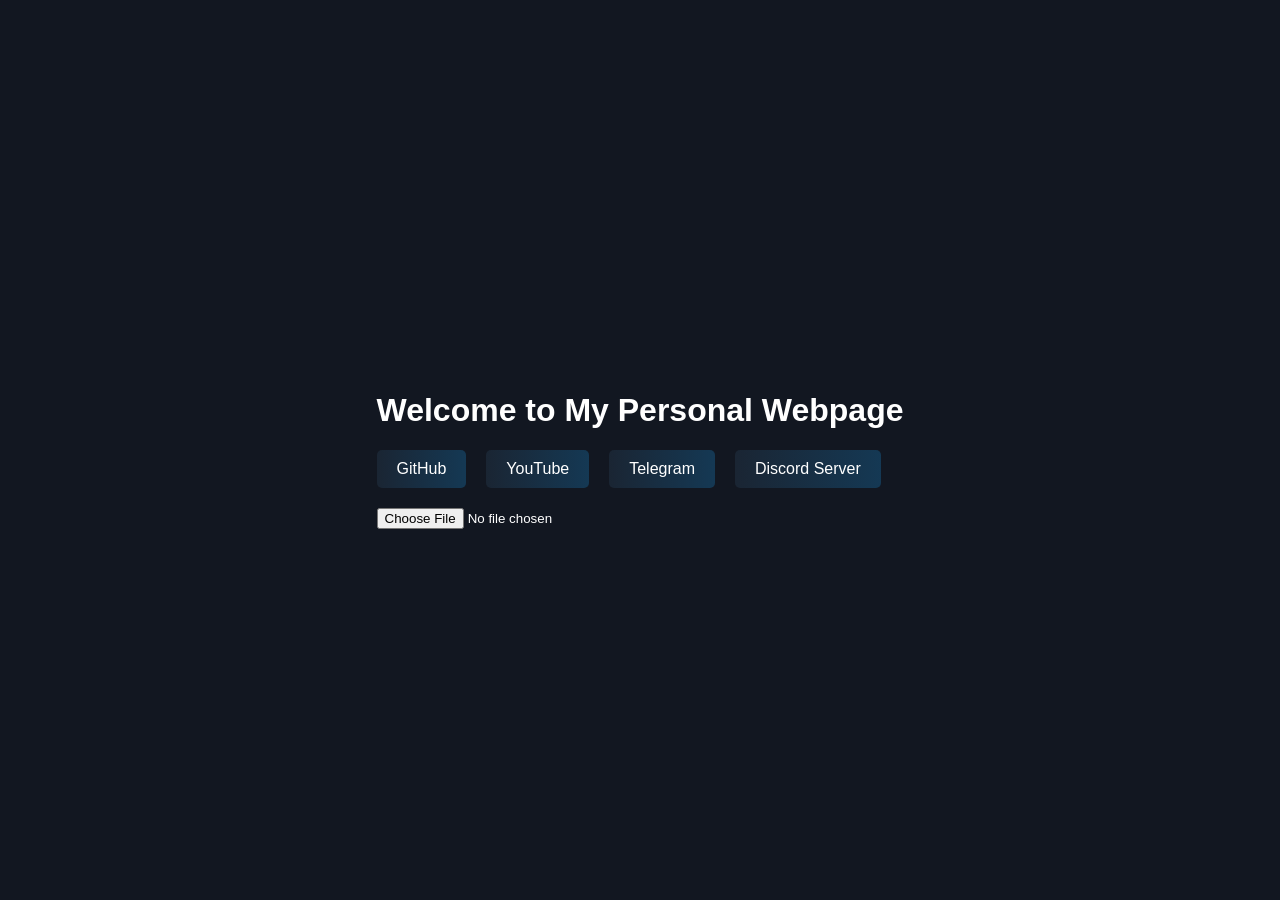
<file: index.html>
<!DOCTYPE html>
<html lang="en">
<head>
  <meta charset="UTF-8">
  <meta name="viewport" content="width=device-width, initial-scale=1.0">
  <title>Personal Webpage</title>
  <link rel="stylesheet" href="styles.css">
</head>
<body>
  <div class="content">
    <h1>Welcome to My Personal Webpage</h1>
    <div class="links">
      <a href="https://github.com/yourusername" target="_blank">GitHub</a>
      <a href="https://www.youtube.com/yourchannel" target="_blank">YouTube</a>
      <a href="https://telegram.me/yourusername" target="_blank">Telegram</a>
      <a href="https://discord.gg/yourserversinvite" target="_blank">Discord Server</a>
    </div>
    <div class="file-upload">
      <input type="file" id="fileInput" />
      <a id="downloadLink" href="#" download style="display:none;">Download File</a>
    </div>
  </div>

  <script>
    document.getElementById('fileInput').addEventListener('change', function(event) {
      const file = event.target.files[0];
      if (file) {
        const link = document.getElementById('downloadLink');
        link.href = URL.createObjectURL(file);
        link.textContent = `Download ${file.name}`;
        link.style.display = 'inline-block';
      }
    });

    document.addEventListener("DOMContentLoaded", function(event) {
      document.querySelector(".content").style.opacity = 1;
    });
  </script>
</body>
</html>
</file>
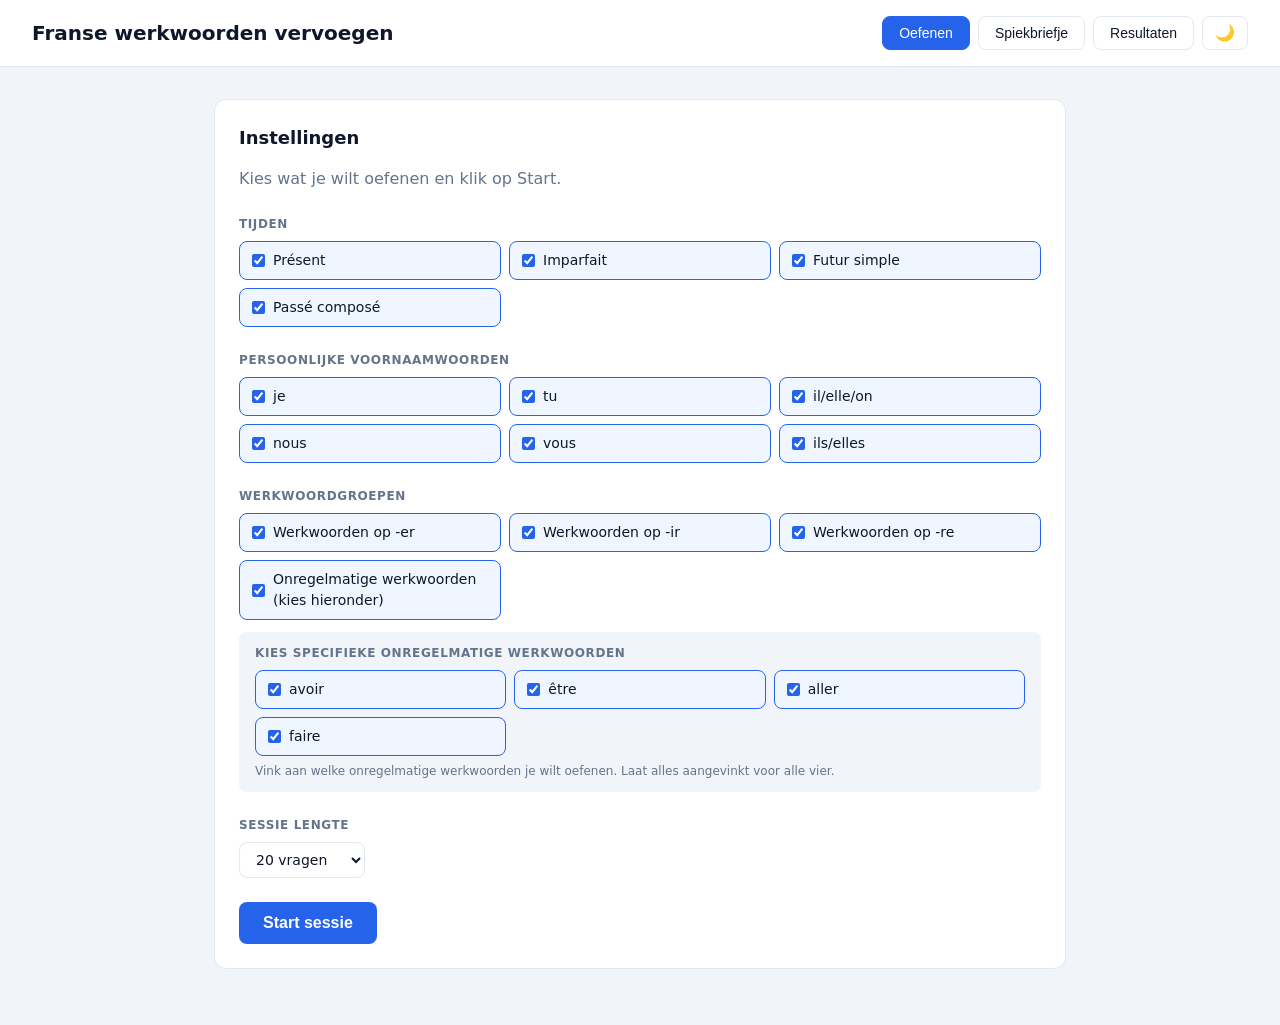
<file: frans-ww-vervoegen.html>
<!DOCTYPE html>
<html lang="nl">
<head>
<meta charset="UTF-8">
<meta name="viewport" content="width=device-width, initial-scale=1.0">
<title>Franse Werkwoorden Vervoegen</title>
<style>
:root {
  --bg: #f1f5f9;
  --card: #ffffff;
  --text: #0f172a;
  --muted: #64748b;
  --primary: #2563eb;
  --primary-hover: #1d4ed8;
  --success: #16a34a;
  --success-bg: #dcfce7;
  --error: #dc2626;
  --error-bg: #fee2e2;
  --border: #e2e8f0;
  --accent: #f59e0b;
  --explanation-bg: #fffbeb;
  --explanation-border: #f59e0b;
  --explanation-text: #78350f;
  --explanation-strong: #92400e;
  --checked-bg: #eff6ff;
}
[data-theme="dark"] {
  --bg: #0f172a;
  --card: #1e293b;
  --text: #f1f5f9;
  --muted: #94a3b8;
  --primary: #3b82f6;
  --primary-hover: #60a5fa;
  --success: #4ade80;
  --success-bg: #14361f;
  --error: #f87171;
  --error-bg: #3b1414;
  --border: #334155;
  --accent: #fbbf24;
  --explanation-bg: #422006;
  --explanation-border: #f59e0b;
  --explanation-text: #fde68a;
  --explanation-strong: #fcd34d;
  --checked-bg: #1e3a5f;
}
* { box-sizing: border-box; margin: 0; padding: 0; }
body {
  font-family: -apple-system, BlinkMacSystemFont, 'Segoe UI', system-ui, sans-serif;
  background: var(--bg);
  color: var(--text);
  line-height: 1.5;
  min-height: 100vh;
  transition: background 0.2s, color 0.2s;
}
header {
  background: var(--card);
  border-bottom: 1px solid var(--border);
  padding: 1rem 2rem;
  display: flex;
  justify-content: space-between;
  align-items: center;
  flex-wrap: wrap;
  gap: 1rem;
}
h1 { font-size: 1.25rem; font-weight: 700; }
nav { display: flex; gap: 0.5rem; align-items: center; flex-wrap: wrap; }
nav button {
  background: transparent;
  border: 1px solid var(--border);
  padding: 0.5rem 1rem;
  border-radius: 8px;
  cursor: pointer;
  font-size: 0.875rem;
  font-weight: 500;
  color: var(--text);
  transition: all 0.15s;
}
nav button:hover { background: var(--bg); }
nav button.active { background: var(--primary); color: white; border-color: var(--primary); }
#theme-toggle {
  background: transparent;
  border: 1px solid var(--border);
  padding: 0.5rem 0.75rem;
  border-radius: 8px;
  cursor: pointer;
  font-size: 1rem;
  line-height: 1;
  color: var(--text);
}
#theme-toggle:hover { background: var(--bg); }
main { max-width: 900px; margin: 0 auto; padding: 2rem 1.5rem; }
.card {
  background: var(--card);
  border: 1px solid var(--border);
  border-radius: 12px;
  padding: 1.5rem;
  margin-bottom: 1.5rem;
}
h2 { font-size: 1.125rem; margin-bottom: 1rem; }
h3 { font-size: 1rem; margin-bottom: 0.5rem; color: var(--muted); text-transform: uppercase; letter-spacing: 0.05em; font-size: 0.75rem; }
.section { margin-bottom: 1.5rem; }
.checkbox-grid {
  display: grid;
  grid-template-columns: repeat(auto-fill, minmax(200px, 1fr));
  gap: 0.5rem;
}
.checkbox-grid.nested {
  margin-top: 0.5rem;
  padding-left: 1rem;
  border-left: 2px solid var(--border);
}
.checkbox-grid label {
  display: flex;
  align-items: center;
  gap: 0.5rem;
  padding: 0.5rem 0.75rem;
  border: 1px solid var(--border);
  border-radius: 8px;
  cursor: pointer;
  font-size: 0.875rem;
  transition: all 0.15s;
  user-select: none;
}
.checkbox-grid label:hover { background: var(--bg); }
.checkbox-grid label.checked {
  background: var(--checked-bg);
  border-color: var(--primary);
}
.checkbox-grid input { accent-color: var(--primary); }
button.primary {
  background: var(--primary);
  color: white;
  border: none;
  padding: 0.75rem 1.5rem;
  border-radius: 8px;
  font-size: 1rem;
  font-weight: 600;
  cursor: pointer;
  transition: background 0.15s;
}
button.primary:hover { background: var(--primary-hover); }
button.primary:disabled { opacity: 0.5; cursor: not-allowed; }
button.secondary {
  background: var(--card);
  color: var(--text);
  border: 1px solid var(--border);
  padding: 0.75rem 1.5rem;
  border-radius: 8px;
  font-size: 1rem;
  font-weight: 500;
  cursor: pointer;
}
button.secondary:hover { background: var(--bg); }
.row { display: flex; gap: 1rem; align-items: center; flex-wrap: wrap; }
.question-card { text-align: center; padding: 2rem 1.5rem; }
.question-prompt {
  font-size: 1.75rem;
  font-weight: 700;
  margin-bottom: 1.5rem;
  line-height: 1.3;
}
.question-prompt .verb { color: var(--primary); }
.question-prompt .tense { color: var(--accent); }
.question-prompt .pronoun { color: var(--text); }
.answer-input {
  width: 100%;
  max-width: 400px;
  padding: 0.875rem 1rem;
  font-size: 1.25rem;
  border: 2px solid var(--border);
  border-radius: 10px;
  text-align: center;
  outline: none;
  transition: border-color 0.15s;
  font-family: inherit;
  background: var(--card);
  color: var(--text);
}
.answer-input:focus { border-color: var(--primary); }
.answer-input.correct { border-color: var(--success); background: var(--success-bg); }
.answer-input.wrong { border-color: var(--error); background: var(--error-bg); }
.feedback {
  margin-top: 1rem;
  padding: 1rem;
  border-radius: 10px;
  font-size: 1rem;
  display: none;
}
.feedback.show { display: block; }
.feedback.correct { background: var(--success-bg); color: var(--success); }
.feedback.wrong { background: var(--error-bg); color: var(--error); }
.feedback .correct-answer { font-weight: 700; font-size: 1.125rem; }
.progress-bar {
  height: 6px;
  background: var(--border);
  border-radius: 3px;
  overflow: hidden;
  margin-bottom: 1rem;
}
.progress-bar .fill {
  height: 100%;
  background: var(--primary);
  transition: width 0.3s;
  border-radius: 3px;
}
.progress-text {
  font-size: 0.875rem;
  color: var(--muted);
  margin-bottom: 1.5rem;
  display: flex;
  justify-content: space-between;
}
.stats-grid {
  display: grid;
  grid-template-columns: repeat(auto-fit, minmax(120px, 1fr));
  gap: 1rem;
  margin-bottom: 1rem;
}
.stat-box {
  background: var(--bg);
  border-radius: 8px;
  padding: 1rem;
  text-align: center;
}
.stat-box .value { font-size: 1.75rem; font-weight: 700; color: var(--primary); }
.stat-box .label { font-size: 0.75rem; color: var(--muted); text-transform: uppercase; letter-spacing: 0.05em; }
table {
  width: 100%;
  border-collapse: collapse;
  font-size: 0.875rem;
  margin-bottom: 1rem;
}
th, td {
  padding: 0.625rem 0.75rem;
  text-align: left;
  border-bottom: 1px solid var(--border);
}
th {
  background: var(--bg);
  font-weight: 600;
  font-size: 0.75rem;
  text-transform: uppercase;
  letter-spacing: 0.05em;
  color: var(--muted);
}
tr:last-child td { border-bottom: none; }
td.pronoun { color: var(--muted); font-weight: 500; }
.cheat-section { margin-bottom: 2rem; }
.cheat-section h3 {
  font-size: 1rem;
  text-transform: none;
  letter-spacing: normal;
  color: var(--text);
  margin-bottom: 0.5rem;
  margin-top: 1.5rem;
}
.cheat-section h3:first-child { margin-top: 0; }
.explanation {
  background: var(--explanation-bg);
  border-left: 3px solid var(--explanation-border);
  padding: 0.75rem 1rem;
  border-radius: 0 8px 8px 0;
  font-size: 0.875rem;
  margin-bottom: 1rem;
  color: var(--explanation-text);
}
.explanation strong { color: var(--explanation-strong); }
.tabs { display: flex; gap: 0.25rem; margin-bottom: 1.5rem; border-bottom: 1px solid var(--border); flex-wrap: wrap; }
.tabs button {
  background: transparent;
  border: none;
  padding: 0.75rem 1rem;
  cursor: pointer;
  font-size: 0.875rem;
  font-weight: 500;
  color: var(--muted);
  border-bottom: 2px solid transparent;
  margin-bottom: -1px;
}
.tabs button:hover { color: var(--text); }
.tabs button.active { color: var(--primary); border-bottom-color: var(--primary); }
.hidden { display: none !important; }
.session-config-summary {
  font-size: 0.875rem;
  color: var(--muted);
  margin-bottom: 1rem;
}
.badge {
  display: inline-block;
  background: var(--bg);
  border: 1px solid var(--border);
  border-radius: 6px;
  padding: 0.125rem 0.5rem;
  font-size: 0.75rem;
  margin-right: 0.25rem;
  color: var(--muted);
}
select, input[type="number"] {
  padding: 0.5rem 0.75rem;
  border: 1px solid var(--border);
  border-radius: 8px;
  font-size: 0.875rem;
  font-family: inherit;
  background: var(--card);
  color: var(--text);
}
.welcome-text { color: var(--muted); margin-bottom: 1.5rem; }
.help-text { font-size: 0.75rem; color: var(--muted); margin-top: 0.375rem; }
.subsection {
  margin-top: 0.75rem;
  padding: 0.75rem 1rem;
  background: var(--bg);
  border-radius: 8px;
}
.subsection-label {
  font-size: 0.75rem;
  font-weight: 600;
  text-transform: uppercase;
  letter-spacing: 0.05em;
  color: var(--muted);
  margin-bottom: 0.5rem;
}
@media (max-width: 600px) {
  header { padding: 1rem; }
  main { padding: 1rem; }
  .question-prompt { font-size: 1.375rem; }
}
</style>
</head>
<body>

<header>
  <h1>Franse werkwoorden vervoegen</h1>
  <nav>
    <button data-tab="practice" class="active">Oefenen</button>
    <button data-tab="cheatsheet">Spiekbriefje</button>
    <button data-tab="stats">Resultaten</button>
    <button id="theme-toggle" title="Wissel dark mode">🌙</button>
  </nav>
</header>

<main>

<!-- PRACTICE TAB -->
<section id="tab-practice">

  <!-- SETUP -->
  <div id="setup" class="card">
    <h2>Instellingen</h2>
    <p class="welcome-text">Kies wat je wilt oefenen en klik op Start.</p>

    <div class="section">
      <h3>Tijden</h3>
      <div class="checkbox-grid" id="tense-options"></div>
    </div>

    <div class="section">
      <h3>Persoonlijke voornaamwoorden</h3>
      <div class="checkbox-grid" id="pronoun-options"></div>
    </div>

    <div class="section">
      <h3>Werkwoordgroepen</h3>
      <div class="checkbox-grid" id="verbgroup-options"></div>

      <!-- Irregular verb sub-selection -->
      <div class="subsection" id="irregular-subsection">
        <div class="subsection-label">Kies specifieke onregelmatige werkwoorden</div>
        <div class="checkbox-grid" id="irregular-verbs-options"></div>
        <div class="help-text">Vink aan welke onregelmatige werkwoorden je wilt oefenen. Laat alles aangevinkt voor alle vier.</div>
      </div>
    </div>

    <div class="section">
      <h3>Sessie lengte</h3>
      <div class="row">
        <select id="session-length">
          <option value="10">10 vragen</option>
          <option value="20" selected>20 vragen</option>
          <option value="50">50 vragen</option>
          <option value="0">Alle vragen</option>
        </select>
      </div>
    </div>

    <div class="row">
      <button class="primary" id="start-btn">Start sessie</button>
    </div>
  </div>

  <!-- QUIZ -->
  <div id="quiz" class="hidden">
    <div class="card question-card">
      <div class="progress-bar"><div class="fill" id="progress-fill"></div></div>
      <div class="progress-text">
        <span id="progress-label">Vraag 1</span>
        <span id="score-label">✓ 0 · ✗ 0</span>
      </div>
      <div class="question-prompt" id="question-prompt"></div>
      <input type="text" class="answer-input" id="answer-input" autocomplete="off" autocorrect="off" autocapitalize="off" spellcheck="false" placeholder="Typ je antwoord...">
      <div class="feedback" id="feedback"></div>
      <div class="row" style="justify-content:center; margin-top:1rem;">
        <button class="primary" id="check-btn">Controleer</button>
        <button class="secondary hidden" id="next-btn">Volgende →</button>
        <button class="secondary" id="stop-btn">Stop sessie</button>
      </div>
    </div>
  </div>

  <!-- RESULTS -->
  <div id="results" class="hidden">
    <div class="card">
      <h2>Sessie voltooid! 🎉</h2>
      <div class="stats-grid" id="session-stats"></div>
      <div class="row">
        <button class="primary" id="again-btn">Nieuwe sessie</button>
      </div>
    </div>
  </div>

</section>

<!-- CHEATSHEET TAB -->
<section id="tab-cheatsheet" class="hidden">
  <div class="card">
    <h2>Spiekbriefje</h2>
    <div class="tabs" id="cheat-tabs">
      <button data-cheat="present" class="active">Présent</button>
      <button data-cheat="imparfait">Imparfait</button>
      <button data-cheat="futur">Futur simple</button>
      <button data-cheat="passe_compose">Passé composé</button>
    </div>
    <div id="cheat-content"></div>
  </div>
</section>

<!-- STATS TAB -->
<section id="tab-stats" class="hidden">
  <div class="card">
    <h2>Resutaten</h2>
    <div id="stats-content"></div>
  </div>
</section>

</main>

<script>
// ============================================================
// DATA
// ============================================================

const TENSES = {
  present: 'Présent',
  imparfait: 'Imparfait',
  futur: 'Futur simple',
  passe_compose: 'Passé composé'
};

const PRONOUNS = ['je', 'tu', 'il/elle/on', 'nous', 'vous', 'ils/elles'];

const VERB_GROUPS = {
  er: {
    label: 'Werkwoorden op -er',
    verbs: ['parler', 'aimer', 'jouer', 'regarder', 'donner', 'chanter', 'travailler', 'habiter', 'écouter', 'étudier']
  },
  ir: {
    label: 'Werkwoorden op -ir',
    verbs: ['finir', 'choisir', 'réussir', 'grandir', 'remplir']
  },
  re: {
    label: 'Werkwoorden op -re',
    verbs: ['vendre', 'attendre', 'répondre', 'perdre', 'entendre']
  },
  irregular: {
    label: 'Onregelmatig (avoir, être, aller, faire)',
    verbs: ['avoir', 'être', 'aller', 'faire']
  }
};

const IRREGULAR_VERBS = ['avoir', 'être', 'aller', 'faire'];

// ============================================================
// CONJUGATION ENGINE
// ============================================================

function isVowelStart(s) {
  const c = (s[0] || '').toLowerCase();
  return 'aeiouéèêàâîïôûùh'.includes(c);
}

function present(verb) {
  if (verb === 'avoir') return {'je':'ai','tu':'as','il/elle/on':'a','nous':'avons','vous':'avez','ils/elles':'ont'};
  if (verb === 'être') return {'je':'suis','tu':'es','il/elle/on':'est','nous':'sommes','vous':'êtes','ils/elles':'sont'};
  if (verb === 'aller') return {'je':'vais','tu':'vas','il/elle/on':'va','nous':'allons','vous':'allez','ils/elles':'vont'};
  if (verb === 'faire') return {'je':'fais','tu':'fais','il/elle/on':'fait','nous':'faisons','vous':'faites','ils/elles':'font'};
  if (verb.endsWith('er')) {
    const s = verb.slice(0, -2);
    return {'je':s+'e','tu':s+'es','il/elle/on':s+'e','nous':s+'ons','vous':s+'ez','ils/elles':s+'ent'};
  }
  if (verb.endsWith('ir')) {
    const s = verb.slice(0, -2);
    return {'je':s+'is','tu':s+'is','il/elle/on':s+'it','nous':s+'issons','vous':s+'issez','ils/elles':s+'issent'};
  }
  if (verb.endsWith('re')) {
    const s = verb.slice(0, -2);
    return {'je':s+'s','tu':s+'s','il/elle/on':s,'nous':s+'ons','vous':s+'ez','ils/elles':s+'ent'};
  }
  return {};
}

function imparfaitStem(verb) {
  if (verb === 'être') return 'ét';
  if (verb === 'avoir') return 'av';
  if (verb === 'aller') return 'all';
  if (verb === 'faire') return 'fais';
  const p = present(verb);
  return p['nous'].slice(0, -3);
}

function imparfait(verb) {
  const s = imparfaitStem(verb);
  return {'je':s+'ais','tu':s+'ais','il/elle/on':s+'ait','nous':s+'ions','vous':s+'iez','ils/elles':s+'aient'};
}

function futurStem(verb) {
  if (verb === 'avoir') return 'aur';
  if (verb === 'être') return 'ser';
  if (verb === 'aller') return 'ir';
  if (verb === 'faire') return 'fer';
  if (verb.endsWith('re')) return verb.slice(0, -1);
  return verb;
}

function futur(verb) {
  const s = futurStem(verb);
  return {'je':s+'ai','tu':s+'as','il/elle/on':s+'a','nous':s+'ons','vous':s+'ez','ils/elles':s+'ont'};
}

function pastParticiple(verb) {
  if (verb === 'avoir') return 'eu';
  if (verb === 'être') return 'été';
  if (verb === 'faire') return 'fait';
  if (verb === 'aller') return 'allé';
  if (verb.endsWith('er')) return verb.slice(0, -2) + 'é';
  if (verb.endsWith('ir')) return verb.slice(0, -2) + 'i';
  if (verb.endsWith('re')) return verb.slice(0, -2) + 'u';
  return verb;
}

function passeCompose(verb) {
  const pp = pastParticiple(verb);
  const result = {};
  const usesEtre = (verb === 'aller');
  const aux = usesEtre ? present('être') : present('avoir');
  for (const p of PRONOUNS) {
    if (usesEtre) {
      let agree;
      if (p === 'je' || p === 'tu' || p === 'il/elle/on') agree = pp + '(e)';
      else if (p === 'nous') agree = pp + '(e)s';
      else if (p === 'vous') agree = pp + '(e)(s)';
      else agree = pp + '(e)s';
      result[p] = aux[p] + ' ' + agree;
    } else {
      result[p] = aux[p] + ' ' + pp;
    }
  }
  return result;
}

function conjugate(verb, tense) {
  switch (tense) {
    case 'present': return present(verb);
    case 'imparfait': return imparfait(verb);
    case 'futur': return futur(verb);
    case 'passe_compose': return passeCompose(verb);
  }
  return {};
}

// ============================================================
// ANSWER CHECKING
// ============================================================

function normalize(s) {
  return (s || '')
    .toLowerCase()
    .trim()
    .replace(/\s+/g, ' ')
    .replace(/[’‘`]/g, "'");
}

const PRONOUN_PREFIXES = [
  'je ', "j'", 'tu ', 'il ', 'elle ', 'on ',
  'nous ', 'vous ', 'ils ', 'elles ', 'il/elle/on '
];

function stripPronoun(input) {
  let s = normalize(input);
  for (const p of PRONOUN_PREFIXES) {
    if (s.startsWith(p)) return s.slice(p.length).trim();
  }
  return s;
}

function displayForm(pronoun, verbForm) {
  if (pronoun === 'je' && isVowelStart(verbForm)) {
    return "j'" + verbForm;
  }
  return pronoun + ' ' + verbForm;
}

function expandAgreement(form) {
  let results = [form];
  let next = [];
  for (const r of results) {
    if (r.includes('(e)')) {
      next.push(r.replace('(e)', ''));
      next.push(r.replace('(e)', 'e'));
    } else next.push(r);
  }
  results = next;
  next = [];
  for (const r of results) {
    if (r.includes('(s)')) {
      next.push(r.replace('(s)', ''));
      next.push(r.replace('(s)', 's'));
    } else next.push(r);
  }
  return [...new Set(next)];
}

function acceptableAnswers(verb, tense, pronoun) {
  const form = conjugate(verb, tense)[pronoun];
  if (!form) return [];
  const variants = expandAgreement(form);
  const all = new Set();
  for (const v of variants) {
    all.add(normalize(v));
    all.add(normalize(displayForm(pronoun, v)));
  }
  all.add(normalize(pronoun + ' ' + form));
  return [...all];
}

function checkAnswer(input, verb, tense, pronoun) {
  const acceptable = acceptableAnswers(verb, tense, pronoun);
  const userStripped = stripPronoun(input);
  const userFull = normalize(input);
  return acceptable.includes(userStripped) || acceptable.includes(userFull);
}

// ============================================================
// STATE
// ============================================================

let state = {
  queue: [],
  current: null,
  correctCount: 0,
  wrongCount: 0,
  totalQuestions: 0,
  answered: 0,
  config: null,
  sessionStats: { byTense: {} }
};

// ============================================================
// LOCALSTORAGE
// ============================================================

const STORAGE_KEY = 'fransTrainerStats_v1';
const THEME_KEY = 'fransTrainerTheme_v1';

function loadStats() {
  try {
    const raw = localStorage.getItem(STORAGE_KEY);
    if (raw) return JSON.parse(raw);
  } catch (e) {}
  return {
    totalCorrect: 0,
    totalWrong: 0,
    sessions: [],
    byTense: {},
    byVerbGroup: {}
  };
}

function saveStats(stats) {
  try { localStorage.setItem(STORAGE_KEY, JSON.stringify(stats)); } catch (e) {}
}

function loadTheme() {
  try { return localStorage.getItem(THEME_KEY) || 'light'; } catch (e) { return 'light'; }
}

function saveTheme(theme) {
  try { localStorage.setItem(THEME_KEY, theme); } catch (e) {}
}

function applyTheme(theme) {
  document.documentElement.setAttribute('data-theme', theme);
  const btn = document.getElementById('theme-toggle');
  if (btn) btn.textContent = theme === 'dark' ? '☀️' : '🌙';
}

// ============================================================
// UI: SETUP
// ============================================================

function buildSetupUI() {
  const tenseEl = document.getElementById('tense-options');
  tenseEl.innerHTML = '';
  for (const [key, label] of Object.entries(TENSES)) {
    tenseEl.appendChild(makeCheckbox('tense', key, label, true));
  }

  const pronEl = document.getElementById('pronoun-options');
  pronEl.innerHTML = '';
  for (const p of PRONOUNS) {
    pronEl.appendChild(makeCheckbox('pronoun', p, p, true));
  }

  const verbEl = document.getElementById('verbgroup-options');
  verbEl.innerHTML = '';
  for (const [key, group] of Object.entries(VERB_GROUPS)) {
    if (key === 'irregular') continue; // will be shown separately as sub-options below
    verbEl.appendChild(makeCheckbox('verbgroup', key, group.label, true));
  }
  // Add "irregular" as a toggle too — but we handle it via the sub-checkboxes
  // Actually we still want the group toggle for consistency; let's add it.
  const irrGroupCb = makeCheckbox('verbgroup', 'irregular', 'Onregelmatige werkwoorden (kies hieronder)', true);
  irrGroupCb.querySelector('input').addEventListener('change', updateIrregularSubsectionVisibility);
  verbEl.appendChild(irrGroupCb);

  // Irregular individual verbs
  const irrEl = document.getElementById('irregular-verbs-options');
  irrEl.innerHTML = '';
  for (const v of IRREGULAR_VERBS) {
    irrEl.appendChild(makeCheckbox('irregular-verb', v, v, true));
  }

  // Attach change handlers to update .checked class
  document.querySelectorAll('.checkbox-grid input[type="checkbox"]').forEach(cb => {
    cb.addEventListener('change', () => {
      cb.closest('label').classList.toggle('checked', cb.checked);
    });
  });

  updateIrregularSubsectionVisibility();
}

function updateIrregularSubsectionVisibility() {
  const irrGroup = document.querySelector('input[data-group="verbgroup"][value="irregular"]');
  const sub = document.getElementById('irregular-subsection');
  if (!irrGroup || !sub) return;
  sub.style.display = irrGroup.checked ? '' : 'none';
}

function makeCheckbox(group, value, label, checked) {
  const lbl = document.createElement('label');
  if (checked) lbl.classList.add('checked');
  const cb = document.createElement('input');
  cb.type = 'checkbox';
  cb.checked = checked;
  cb.dataset.group = group;
  cb.value = value;
  lbl.appendChild(cb);
  lbl.appendChild(document.createTextNode(label));
  return lbl;
}

function getChecked(group) {
  return [...document.querySelectorAll(`input[data-group="${group}"]:checked`)].map(cb => cb.value);
}

// ============================================================
// SESSION LOGIC
// ============================================================

function startSession() {
  const tenses = getChecked('tense');
  const pronouns = getChecked('pronoun');
  const groups = getChecked('verbgroup');

  if (!tenses.length || !pronouns.length || !groups.length) {
    alert('Selecteer minstens één tijd, één voornaamwoord en één werkwoordgroep.');
    return;
  }

  // Build the effective verb list per group
  const groupVerbs = {};
  for (const g of groups) {
    if (g === 'irregular') {
      const selectedIrr = getChecked('irregular-verb');
      if (!selectedIrr.length) {
        alert('Je hebt "Onregelmatige werkwoorden" aangevinkt, maar geen enkel onregelmatig werkwoord geselecteerd. Vink er minstens één aan of zet de groep uit.');
        return;
      }
      groupVerbs[g] = selectedIrr;
    } else {
      groupVerbs[g] = VERB_GROUPS[g].verbs.slice();
    }
  }

  // Build all combinations
  const allQuestions = [];
  for (const g of groups) {
    for (const verb of groupVerbs[g]) {
      for (const tense of tenses) {
        for (const pronoun of pronouns) {
          allQuestions.push({ verb, tense, pronoun, group: g });
        }
      }
    }
  }

  if (!allQuestions.length) {
    alert('Geen vragen om te oefenen met de huidige selectie.');
    return;
  }

  shuffle(allQuestions);

  const lenSel = parseInt(document.getElementById('session-length').value, 10);
  const queue = (lenSel > 0) ? allQuestions.slice(0, lenSel) : allQuestions;

  state = {
    queue: queue.slice(),
    current: null,
    correctCount: 0,
    wrongCount: 0,
    totalQuestions: queue.length,
    answered: 0,
    config: { tenses, pronouns, groups, groupVerbs },
    sessionStats: { byTense: {} }
  };

  document.getElementById('setup').classList.add('hidden');
  document.getElementById('results').classList.add('hidden');
  document.getElementById('quiz').classList.remove('hidden');

  nextQuestion();
}

function shuffle(arr) {
  for (let i = arr.length - 1; i > 0; i--) {
    const j = Math.floor(Math.random() * (i + 1));
    [arr[i], arr[j]] = [arr[j], arr[i]];
  }
}

function nextQuestion() {
  if (state.queue.length === 0) {
    endSession();
    return;
  }

  state.current = state.queue[0];
  state.answered++;

  const prompt = document.getElementById('question-prompt');
  prompt.innerHTML = `
    <span class="verb">${state.current.verb}</span> —
    <span class="tense">${TENSES[state.current.tense]}</span> —
    <span class="pronoun">${state.current.pronoun}</span>
  `;

  const input = document.getElementById('answer-input');
  input.value = '';
  input.className = 'answer-input';
  input.disabled = false;
  input.focus();

  const fb = document.getElementById('feedback');
  fb.className = 'feedback';
  fb.innerHTML = '';

  document.getElementById('check-btn').classList.remove('hidden');
  document.getElementById('next-btn').classList.add('hidden');

  updateProgress();
}

function updateProgress() {
  const total = state.totalQuestions;
  const done = total - state.queue.length;
  const pct = total > 0 ? (done / total) * 100 : 0;
  document.getElementById('progress-fill').style.width = pct + '%';
  document.getElementById('progress-label').textContent =
    `Vraag ${state.answered} · nog ${state.queue.length} te gaan`;
  document.getElementById('score-label').textContent =
    `✓ ${state.correctCount} · ✗ ${state.wrongCount}`;
}

function checkCurrent() {
  if (!state.current) return;
  const input = document.getElementById('answer-input');
  const userAnswer = input.value.trim();
  if (!userAnswer) return;

  const { verb, tense, pronoun } = state.current;
  const correct = checkAnswer(userAnswer, verb, tense, pronoun);
  const correctForm = conjugate(verb, tense)[pronoun];
  const display = displayForm(pronoun, correctForm);

  const fb = document.getElementById('feedback');

  if (correct) {
    input.classList.add('correct');
    fb.className = 'feedback show correct';
    fb.innerHTML = `✓ Correct! <strong>${display}</strong>`;
    state.correctCount++;
    state.sessionStats.byTense[tense] = state.sessionStats.byTense[tense] || { correct: 0, wrong: 0 };
    state.sessionStats.byTense[tense].correct++;
    state.queue.shift();
  } else {
    input.classList.add('wrong');
    fb.className = 'feedback show wrong';
    fb.innerHTML = `✗ Helaas. Het juiste antwoord is <span class="correct-answer">${display}</span>`;
    state.wrongCount++;
    state.sessionStats.byTense[tense] = state.sessionStats.byTense[tense] || { correct: 0, wrong: 0 };
    state.sessionStats.byTense[tense].wrong++;
    const cur = state.queue.shift();
    state.queue.push(cur);
  }

  input.disabled = true;
  document.getElementById('check-btn').classList.add('hidden');
  document.getElementById('next-btn').classList.remove('hidden');
  document.getElementById('next-btn').focus();
  updateProgress();
}

function nextAfterFeedback() {
  nextQuestion();
}

function stopSession() {
  if (!confirm('Weet je zeker dat je wilt stoppen? Je voortgang in deze sessie gaat verloren.')) return;
  document.getElementById('quiz').classList.add('hidden');
  document.getElementById('setup').classList.remove('hidden');
}

function endSession() {
  document.getElementById('quiz').classList.add('hidden');
  document.getElementById('results').classList.remove('hidden');

  const stats = loadStats();
  stats.totalCorrect += state.correctCount;
  stats.totalWrong += state.wrongCount;
  stats.sessions.push({
    date: new Date().toISOString(),
    correct: state.correctCount,
    wrong: state.wrongCount,
    total: state.totalQuestions,
    config: state.config
  });
  if (stats.sessions.length > 100) stats.sessions = stats.sessions.slice(-100);

  for (const [tense, s] of Object.entries(state.sessionStats.byTense)) {
    if (!stats.byTense[tense]) stats.byTense[tense] = { correct: 0, wrong: 0 };
    stats.byTense[tense].correct += s.correct;
    stats.byTense[tense].wrong += s.wrong;
  }

  saveStats(stats);

  const total = state.correctCount + state.wrongCount;
  const pct = total > 0 ? Math.round((state.correctCount / total) * 100) : 0;

  document.getElementById('session-stats').innerHTML = `
    <div class="stat-box"><div class="value">${state.correctCount}</div><div class="label">Correct</div></div>
    <div class="stat-box"><div class="value">${state.wrongCount}</div><div class="label">Fout</div></div>
    <div class="stat-box"><div class="value">${pct}%</div><div class="label">Score</div></div>
    <div class="stat-box"><div class="value">${state.totalQuestions}</div><div class="label">Vragen</div></div>
  `;
}

// ============================================================
// CHEATSHEET
// ============================================================

let currentCheat = 'present';

function renderCheatSheet() {
  const content = document.getElementById('cheat-content');
  const tense = currentCheat;
  let html = '';

  html += `<div class="explanation">${explanationFor(tense)}</div>`;

  html += `<div class="cheat-section">`;
  html += `<h3>Regelmatige werkwoorden op -er — voorbeeld: <em>parler</em></h3>`;
  html += conjugationTable('parler', tense);
  html += `</div>`;

  html += `<div class="cheat-section">`;
  html += `<h3>Regelmatige werkwoorden op -ir — voorbeeld: <em>finir</em></h3>`;
  html += conjugationTable('finir', tense);
  html += `</div>`;

  html += `<div class="cheat-section">`;
  html += `<h3>Regelmatige werkwoorden op -re — voorbeeld: <em>vendre</em></h3>`;
  html += conjugationTable('vendre', tense);
  html += `</div>`;

  for (const v of ['avoir', 'être', 'aller', 'faire']) {
    html += `<div class="cheat-section">`;
    html += `<h3>Onregelmatig — <em>${v}</em></h3>`;
    html += conjugationTable(v, tense);
    html += `</div>`;
  }

  content.innerHTML = html;
}

function conjugationTable(verb, tense) {
  const c = conjugate(verb, tense);
  let html = '<table><thead><tr><th>Persoon</th><th>Vorm</th></tr></thead><tbody>';
  for (const p of PRONOUNS) {
    html += `<tr><td class="pronoun">${p}</td><td>${displayForm(p, c[p])}</td></tr>`;
  }
  html += '</tbody></table>';
  return html;
}

function explanationFor(tense) {
  switch (tense) {
    case 'present':
      return `<strong>Présent</strong> — tegenwoordige tijd.<br>
        <strong>-er:</strong> stam + <em>-e, -es, -e, -ons, -ez, -ent</em><br>
        <strong>-ir:</strong> stam + <em>-is, -is, -it, -issons, -issez, -issent</em><br>
        <strong>-re:</strong> stam + <em>-s, -s, (niets), -ons, -ez, -ent</em><br>
        <strong>Onregelmatig:</strong> avoir, être, aller en faire leer je uit het hoofd.`;
    case 'imparfait':
      return `<strong>Imparfait</strong> — verleden tijd (gewoonte, beschrijving).<br>
        <strong>Stam:</strong> nous-vorm van de présent zonder <em>-ons</em>.<br>
        <strong>Uitgangen:</strong> <em>-ais, -ais, -ait, -ions, -iez, -aient</em>.<br>
        <strong>Let op:</strong> être heeft stam <em>ét-</em>, avoir <em>av-</em>, aller <em>all-</em>, faire <em>fais-</em>.`;
    case 'futur':
      return `<strong>Futur simple</strong> — toekomende tijd.<br>
        <strong>Vorming:</strong> infinitief + <em>-ai, -as, -a, -ons, -ez, -ont</em>.<br>
        <strong>Bij -re:</strong> laatste <em>-e</em> valt weg (vendre → vendr-).<br>
        <strong>Onregelmatige stammen:</strong> aller → <em>ir-</em>, avoir → <em>aur-</em>, être → <em>ser-</em>, faire → <em>fer-</em>.`;
    case 'passe_compose':
      return `<strong>Passé composé</strong> — voltooid verleden tijd.<br>
        <strong>Vorming:</strong> avoir/être + voltooid deelwoord.<br>
        <strong>Voltooid deelwoord:</strong> -er → <em>-é</em>, -ir → <em>-i</em>, -re → <em>-u</em>.<br>
        <strong>Let op:</strong> <em>aller</em> gebruikt <em>être</em> en past zich aan (allé / allée / allés / allées).<br>
        <strong>Onregelmatig:</strong> avoir → <em>eu</em>, être → <em>été</em>, faire → <em>fait</em>.`;
  }
  return '';
}

// ============================================================
// STATS TAB
// ============================================================

function renderStats() {
  const stats = loadStats();
  const el = document.getElementById('stats-content');
  const total = stats.totalCorrect + stats.totalWrong;
  const pct = total > 0 ? Math.round((stats.totalCorrect / total) * 100) : 0;

  let html = `<div class="stats-grid">
    <div class="stat-box"><div class="value">${stats.totalCorrect}</div><div class="label">Totaal correct</div></div>
    <div class="stat-box"><div class="value">${stats.totalWrong}</div><div class="label">Totaal fout</div></div>
    <div class="stat-box"><div class="value">${pct}%</div><div class="label">Score</div></div>
    <div class="stat-box"><div class="value">${stats.sessions.length}</div><div class="label">Sessies</div></div>
  </div>`;

  const tenses = Object.keys(stats.byTense || {});
  if (tenses.length) {
    html += `<h3 style="margin-top:1.5rem;margin-bottom:0.5rem;font-size:0.75rem;color:var(--muted);text-transform:uppercase;letter-spacing:0.05em;">Per tijd</h3>`;
    html += `<table><thead><tr><th>Tijd</th><th>Correct</th><th>Fout</th><th>Score</th></tr></thead><tbody>`;
    for (const t of tenses) {
      const s = stats.byTense[t];
      const tot = s.correct + s.wrong;
      const p = tot > 0 ? Math.round((s.correct / tot) * 100) : 0;
      html += `<tr><td>${TENSES[t] || t}</td><td>${s.correct}</td><td>${s.wrong}</td><td>${p}%</td></tr>`;
    }
    html += `</tbody></table>`;
  }

  if (stats.sessions.length) {
    html += `<h3 style="margin-top:1.5rem;margin-bottom:0.5rem;font-size:0.75rem;color:var(--muted);text-transform:uppercase;letter-spacing:0.05em;">Recente sessies</h3>`;
    html += `<table><thead><tr><th>Datum</th><th>Score</th><th>Vragen</th></tr></thead><tbody>`;
    for (const s of stats.sessions.slice().reverse().slice(0, 15)) {
      const d = new Date(s.date);
      const dateStr = d.toLocaleDateString('nl-NL') + ' ' + d.toLocaleTimeString('nl-NL', {hour:'2-digit',minute:'2-digit'});
      const tot = s.correct + s.wrong;
      const p = tot > 0 ? Math.round((s.correct / tot) * 100) : 0;
      html += `<tr><td>${dateStr}</td><td>${s.correct}/${tot} (${p}%)</td><td>${s.total}</td></tr>`;
    }
    html += `</tbody></table>`;
  }

  html += `<div class="row" style="margin-top:1.5rem;">
    <button class="secondary" id="reset-stats-btn">Reset resultaten</button>
  </div>`;

  el.innerHTML = html;

  document.getElementById('reset-stats-btn').addEventListener('click', () => {
    if (confirm('Weet je zeker dat je alle resultaten wilt wissen?')) {
      localStorage.removeItem(STORAGE_KEY);
      renderStats();
    }
  });
}

// ============================================================
// TABS
// ============================================================

function setupTabs() {
  const navBtns = document.querySelectorAll('nav button[data-tab]');
  navBtns.forEach(btn => {
    btn.addEventListener('click', () => {
      const tab = btn.dataset.tab;
      navBtns.forEach(b => b.classList.toggle('active', b === btn));
      document.getElementById('tab-practice').classList.toggle('hidden', tab !== 'practice');
      document.getElementById('tab-cheatsheet').classList.toggle('hidden', tab !== 'cheatsheet');
      document.getElementById('tab-stats').classList.toggle('hidden', tab !== 'stats');
      if (tab === 'stats') renderStats();
    });
  });

  document.querySelectorAll('#cheat-tabs button').forEach(btn => {
    btn.addEventListener('click', () => {
      document.querySelectorAll('#cheat-tabs button').forEach(b => b.classList.toggle('active', b === btn));
      currentCheat = btn.dataset.cheat;
      renderCheatSheet();
    });
  });
}

// ============================================================
// THEME
// ============================================================

function setupTheme() {
  applyTheme(loadTheme());
  document.getElementById('theme-toggle').addEventListener('click', () => {
    const current = document.documentElement.getAttribute('data-theme') || 'light';
    const next = current === 'dark' ? 'light' : 'dark';
    applyTheme(next);
    saveTheme(next);
  });
}

// ============================================================
// EVENT BINDINGS
// ============================================================

document.getElementById('start-btn').addEventListener('click', startSession);
document.getElementById('check-btn').addEventListener('click', checkCurrent);
document.getElementById('next-btn').addEventListener('click', nextAfterFeedback);
document.getElementById('stop-btn').addEventListener('click', stopSession);
document.getElementById('again-btn').addEventListener('click', () => {
  document.getElementById('results').classList.add('hidden');
  document.getElementById('setup').classList.remove('hidden');
});

document.getElementById('answer-input').addEventListener('keydown', (e) => {
  if (e.key === 'Enter') {
    e.preventDefault();
    if (!document.getElementById('check-btn').classList.contains('hidden')) {
      checkCurrent();
    } else {
      nextAfterFeedback();
    }
  }
});

// ============================================================
// INIT
// ============================================================

setupTheme();
buildSetupUI();
setupTabs();
renderCheatSheet();
</script>

</body>
</html>
</file>
<file: styles.css>
body {
  font-family: Arial, sans-serif;
  background-color: #121721; /* Dark blue background */
  color: #ffffff; /* White text */
  margin: 0;
  padding: 0;
  display: flex;
  justify-content: center;
  align-items: center;
  height: 100vh;
  overflow: hidden; /* Hide overflow to prevent horizontal scroll */
}

.content {
  opacity: 0; /* Initially hide content */
  animation: slideFromLeft 1s ease forwards; /* Animation for sliding in */
}

@keyframes slideFromLeft {
  0% {
    opacity: 0;
    transform: translateX(-100%);
  }
  100% {
    opacity: 1;
    transform: translateX(0);
  }
}

.links {
  display: flex;
  gap: 20px;
  margin-top: 20px;
}

.links a {
  text-decoration: none;
  color: #ffffff; /* White text for links */
  background-color: #1a2533; /* Dark blue background */
  padding: 10px 20px;
  border-radius: 5px;
  transition: all 0.3s ease;
  background-image: linear-gradient(to right, #1a2533, #0f4c75); /* Gradient colors */
  background-size: 200% auto; /* Background size for animation */
}

.links a:hover {
  transform: scale(1.3); /* Scale to 1.3 on hover */
  background-position: right center; /* Start gradient animation from the right */
  animation: gradientAnimation 0.5s ease forwards; /* Animation for gradient change */
}

@keyframes gradientAnimation {
  0% {
    background-position: left center; /* Start gradient from the left */
  }
  100% {
    background-position: right center; /* End gradient at the right */
  }
}

.file-upload {
  margin-top: 20px;
}

#downloadLink {
  display: inline-block;
  text-decoration: none;
  color: #ffffff; /* White text */
  background-color: #1a2533; /* Dark blue background */
  padding: 10px 20px;
  border-radius: 5px;
  margin-top: 10px;
  transition: all 0.3s ease;
}

#downloadLink:hover {
  transform: scale(1.3); /* Scale to 1.3 on hover */
  background-position: right center; /* Start gradient animation from the right */
  background-image: linear-gradient(to right, #1a2533, #00ffff); /* Electric blue gradient */
  background-size: 200% auto; /* Background size for animation */
}
</file>
